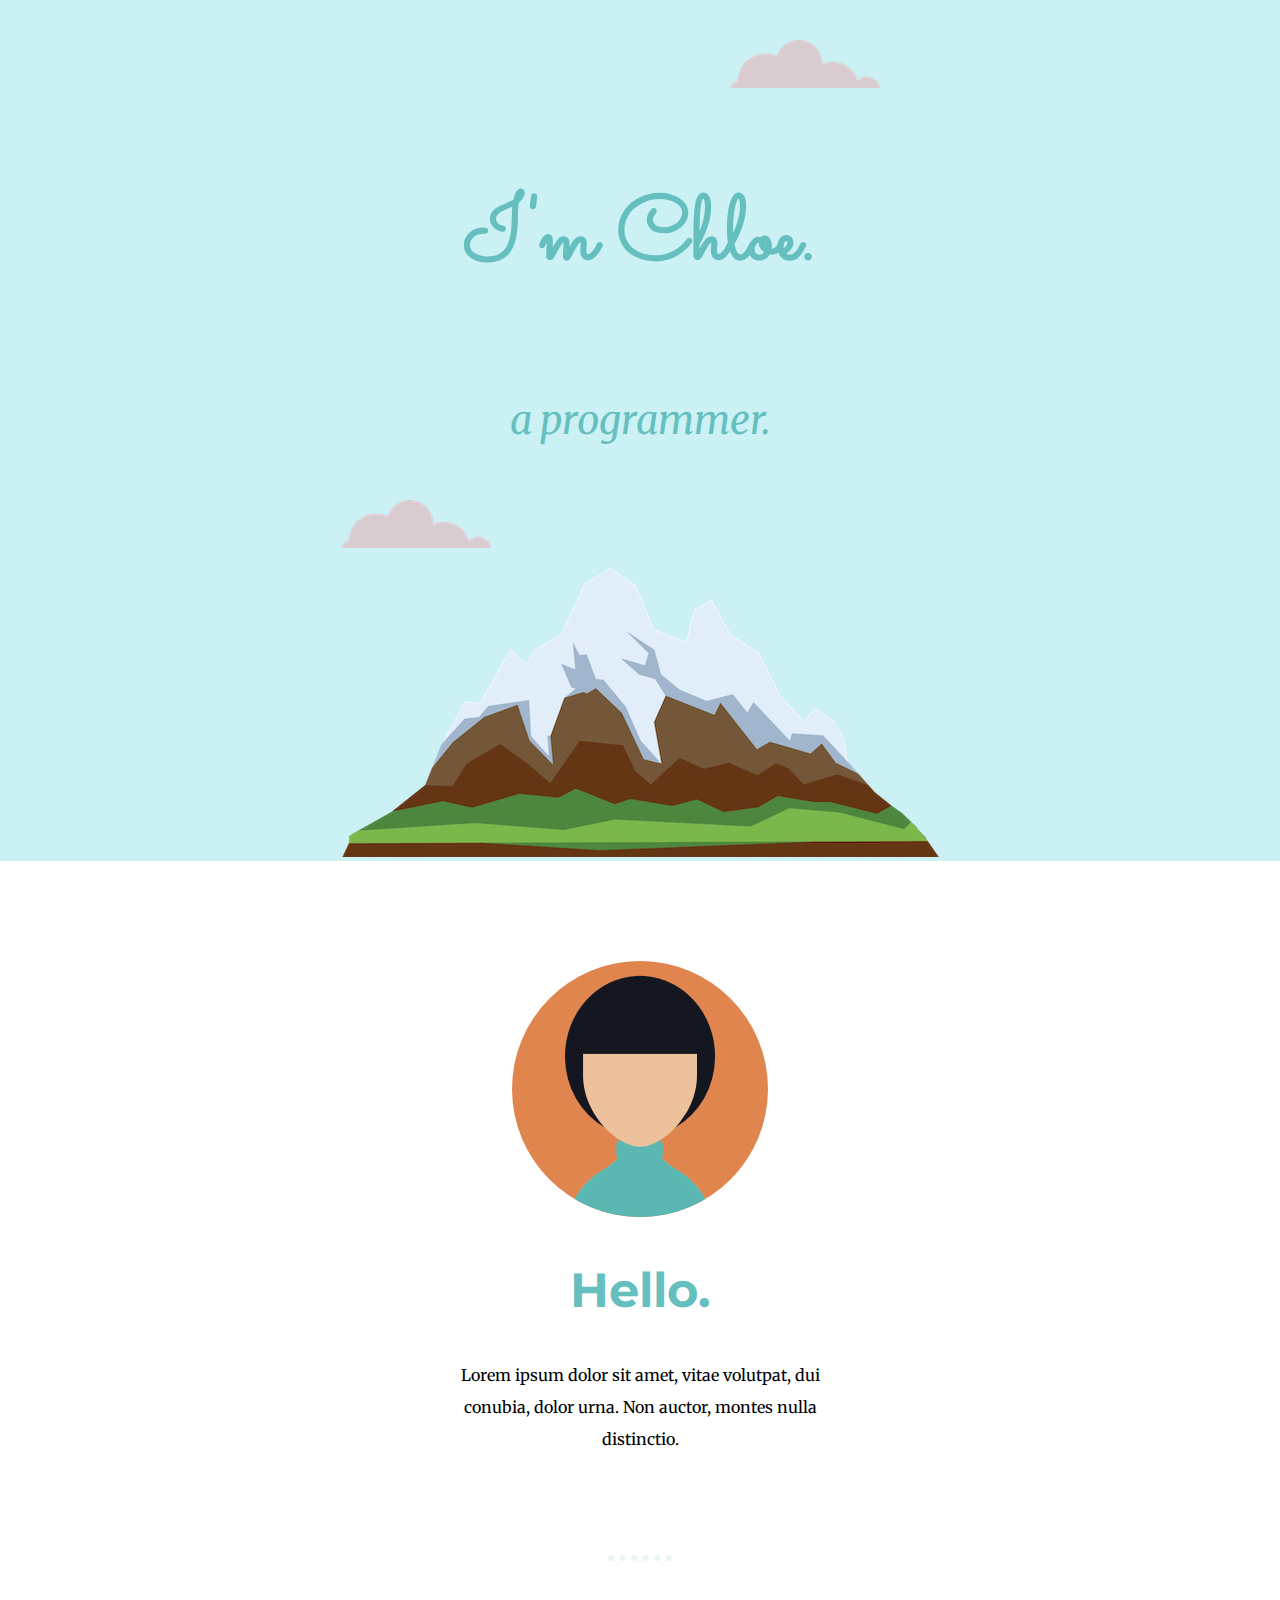
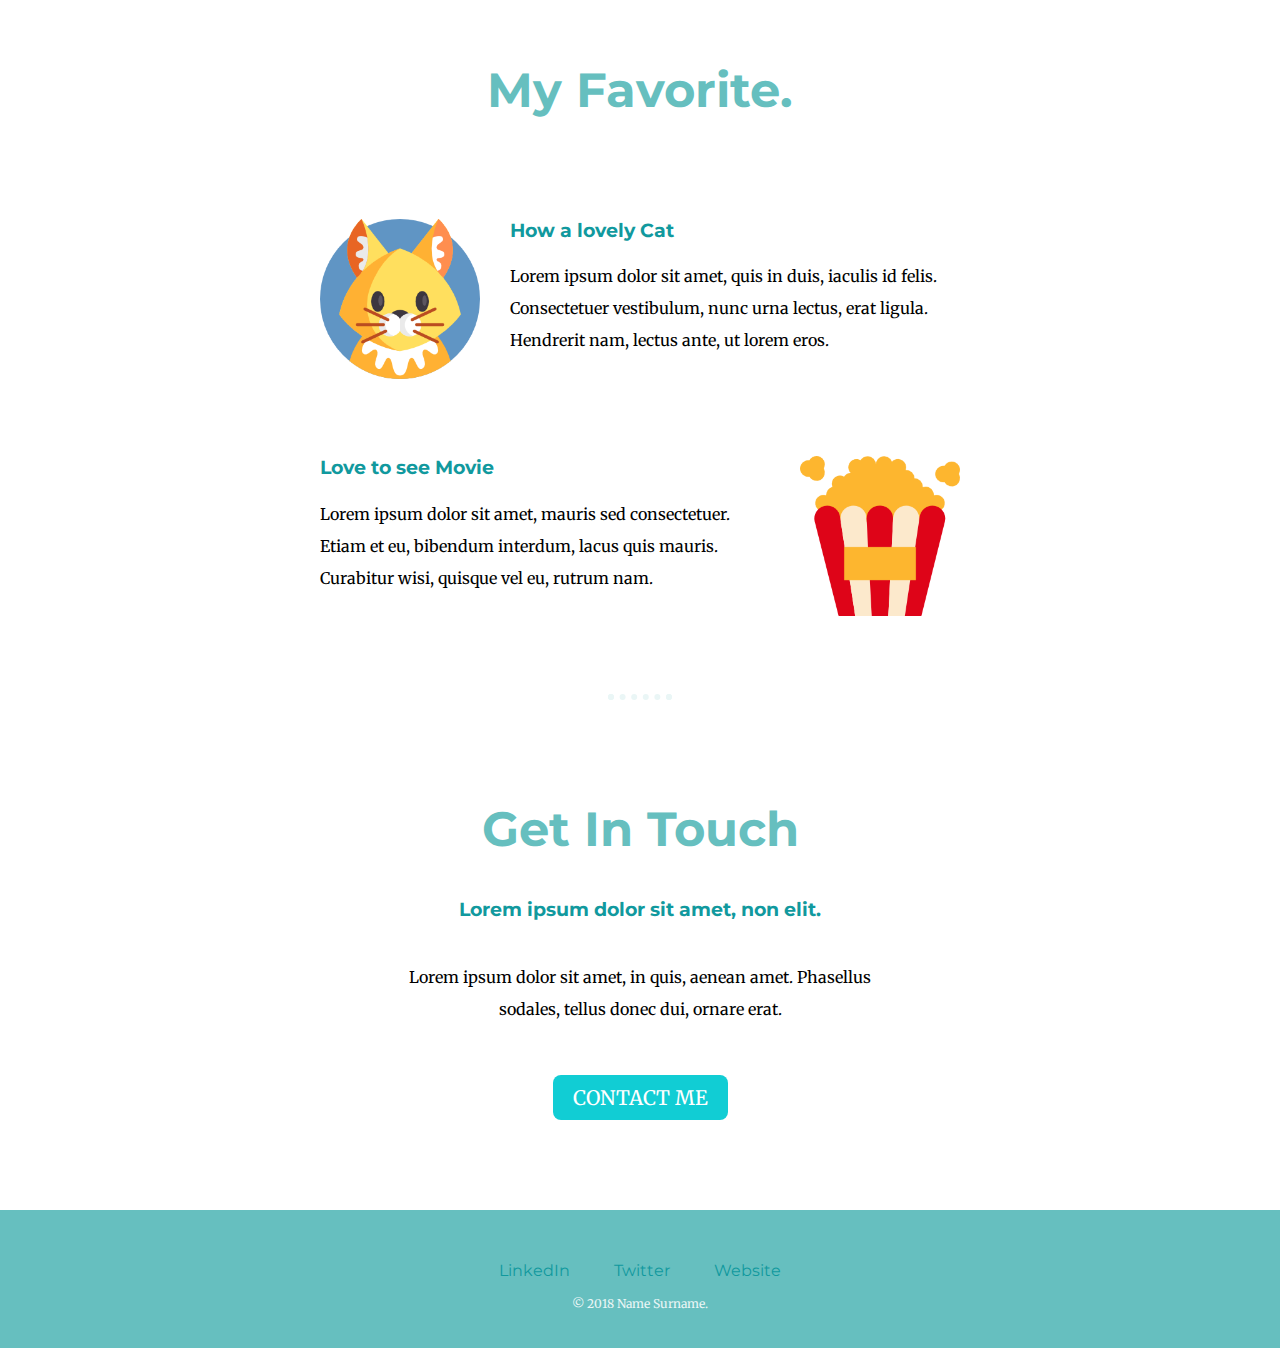
<file: index.html>
<!DOCTYPE html>
<html lang="en" dir="ltr">

<head>
  <meta charset="utf-8">
  <title>Chloe's house</title>
  <link rel="stylesheet" href="css/styles.css">
  <link rel="icon" href="favicon.ico">
  <link href="https://fonts.googleapis.com/css?family=Merriweather|Montserrat|Sacramento" rel="stylesheet">
</head>

<body>
  <div class="first">
    <img class="top-cloud" src="images/cloud.png" alt="cloud-img">
    <h1>I'm Chloe.</h1>
    <p class="aa" style="color: #66BFBF;"><em>a programmer.</em></p>
    <img class="bottom-cloud" src="images/cloud.png" alt="cloud-img">
    <img src="images/mountain.png" alt="mountain-img">
  </div>


  <div class="middle-container">
    <div class="profile">
      <img src="images/man.png" alt="profile-photo">
      <h2>Hello.</h2>
      <p class="intro">Lorem ipsum dolor sit amet, vitae volutpat, dui conubia, dolor urna. Non auctor, montes nulla distinctio.</p>
    </div>
    <hr>
    <div class="skills">
      <h2>My Favorite.</h2>
      <div class="skill-row">
        <img class="skill-photo" src="images/cat.png" alt="cat-photo">
        <h3>How a lovely Cat</h3>

        <p class="skills-text">Lorem ipsum dolor sit amet, quis in duis, iaculis id felis. Consectetuer vestibulum, nunc urna lectus, erat ligula. Hendrerit nam, lectus ante, ut lorem eros.</p>
      </div>
      <div class="skill-row">
        <img class="skill-picture" src="images/popcorn.png" alt="popcorn-photo">
        <h3>Love to see Movie</h3>
        <p class="skills-desciption">Lorem ipsum dolor sit amet, mauris sed consectetuer. Etiam et eu, bibendum interdum, lacus quis mauris. Curabitur wisi, quisque vel eu, rutrum nam.</p>
      </div>
    </div>
    <hr>
    <div class="contact-me">
      <h2>Get In Touch</h2>
      <h3>Lorem ipsum dolor sit amet, non elit.</h3>
      <p class="contact-text">Lorem ipsum dolor sit amet, in quis, aenean amet. Phasellus sodales, tellus donec dui, ornare erat.</p>
      <a class="butn" href="mailto:name@email.com">CONTACT ME</a>
    </div>
  </div>

  <div class="bottom-container">
    <a class="footer-link" href="https://www.linkedin.com/">LinkedIn</a>
    <a class="footer-link" href="https://twitter.com/">Twitter</a>
    <a class="footer-link" href="https://www.appbrewery.co/">Website</a>
    <p class="copyright">© 2018 Name Surname.</p>
  </div>


</body>

</html>
</file>
<file: css/styles.css>
body {
  margin: 0;
  text-align: center;
  font-family: 'Merriweather', serif;
}

.aa {
  font-size: 2.5rem;
  font-weight: normal;
}

h1 {
  font-family: 'Sacramento', cursive;
  margin: 50px;
  font-size: 5.625rem;
  color: #66BFBF;
  line-height: 2;
}

h2 {
  font-family: 'Montserrat', sans-serif;
  font-size: 3rem;
  color: #66BFBF;
}

h3 {
  color: #11999E;
  font-family: 'Montserrat', sans-serif;

}

p{
  line-height: 2;
}

hr{
  border: dotted #EAF6F6 6px;
  border-bottom: none;
  width: 4%;
  margin: 100px auto;
}

a{
  color: #11999E;
font-family: 'Montserrat', sans-serif;
margin: 10px 20px;
text-decoration: none;
}

a:hover{
  color: #EAF6F6;
}

/**************class selector***********************/
.first {
  background-color: #cbf1f5;
  padding-top: 100px;
  position: relative;
}

.middle-container {
  margin: 100px 0;
}

.bottom-container {
  background-color: #66BFBF;
  padding: 50px 0 20px;
}

.bottom-cloud {
  position: absolute;
}

.top-cloud {
  position: absolute;
  right: 400px;
  top: 40px;
}

.skills {
  margin-top: 50px;
}

.skill-row {
  margin-top: 50px;
}

.footer-link {
  color: #11999E;
}

.skill-row {
  width: 50%;
  margin: 100px auto 100px auto;
  text-align: left;

}
.skill-photo{
  width: 25%;
  float: left;
  margin-right: 30px;
}

.skill-picture{
  width: 25%;
  float: right;
  margin-left: 30px;
}

.intro{
  width: 30%;
  margin: auto;
}

.contact-text{
  width: 40%;
  margin: 40px auto 60px;
}

.copyright{
  color: #EAF6F6;
  font-size: 0.75rem;
}


.butn {
  background: #11CDD4;
  background-image: -webkit-linear-gradient(top, #11CDD4, #11999);
  background-image: -moz-linear-gradient(top, #11CDD4, #11999);
  background-image: -ms-linear-gradient(top, #11CDD4, #11999);
  background-image: -o-linear-gradient(top, #11CDD4, #11999);
  background-image: linear-gradient(to bottom, #11CDD4, #11999);
  -webkit-border-radius: 8;
  -moz-border-radius: 8;
  border-radius: 8px;
  font-family: 'Merriweather', serif;
  color: #ffffff;
  font-size: 20px;
  padding: 10px 20px 10px 20px;
  text-decoration: none;
}

.butn:hover {
  background: #30c3cb;
  background-image: -webkit-linear-gradient(top, #30c3cb, #2bc4ac);
  background-image: -moz-linear-gradient(top, #30c3cb, #2bc4ac);
  background-image: -ms-linear-gradient(top, #30c3cb, #2bc4ac);
  background-image: -o-linear-gradient(top, #30c3cb, #2bc4ac);
  background-image: linear-gradient(to bottom, #30c3cb, #2bc4ac);
  text-decoration: none;
}
</file>
